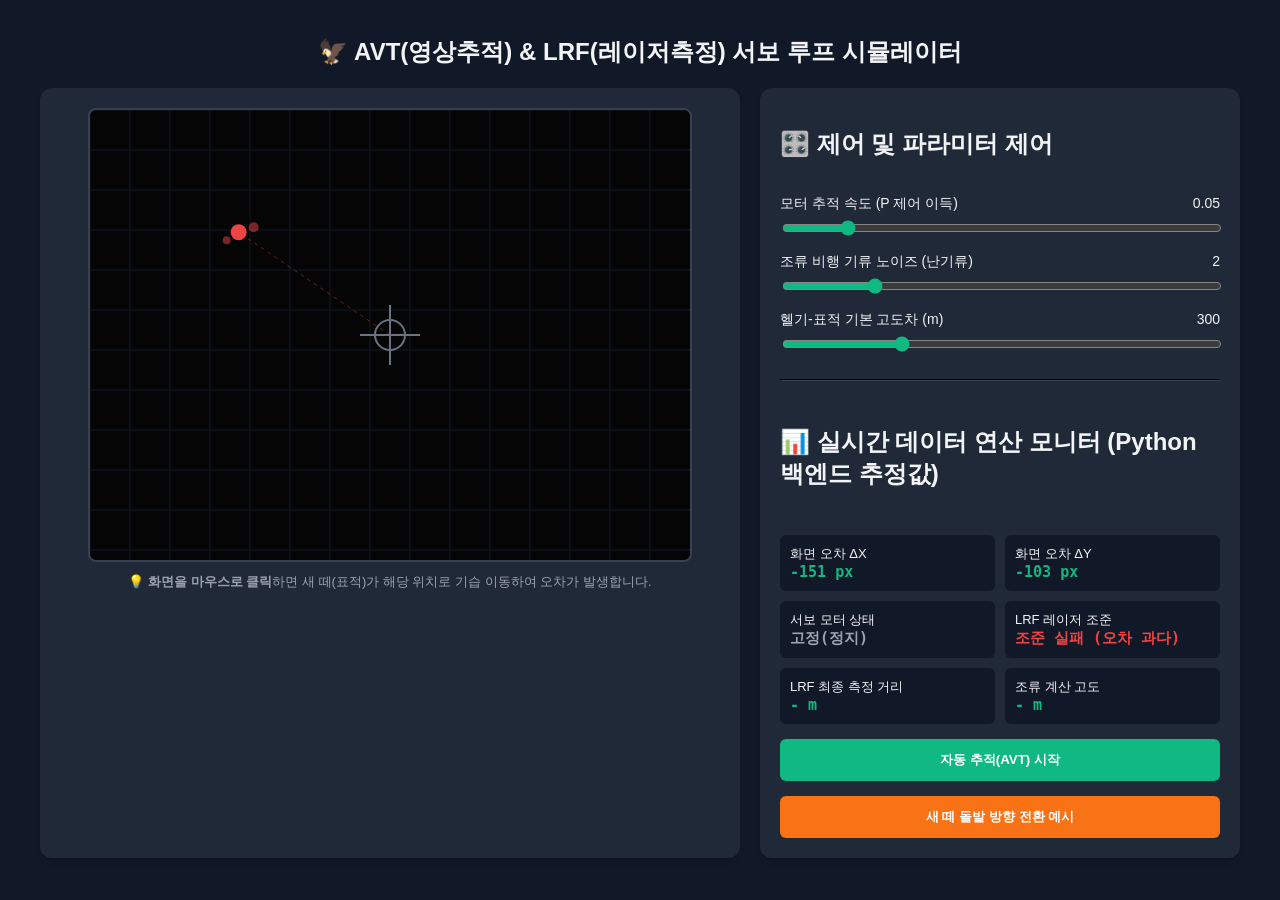
<file: samples/t1/templates/index.html>
<!DOCTYPE html>
<html lang="ko">
<head>
    <meta charset="UTF-8">
    <meta name="viewport" content="width=device-width, initial-scale=1.0">
    <title>AVT & LRF 타겟 트래킹 시뮬레이터</title>
    <link rel="stylesheet" href="../static/css/prj2.css">
</head>
<body>

    <h1>🦅 AVT(영상추적) & LRF(레이저측정) 서보 루프 시뮬레이터</h1>

    <div class="container">
        <!-- 카메라 스크린 영역 -->
        <div class="panel view-panel">
            <canvas id="cameraScreen" width="600" height="450"></canvas>
            <p class="instruction">💡 <b>화면을 마우스로 클릭</b>하면 새 떼(표적)가 해당 위치로 기습 이동하여 오차가 발생합니다.</p>
        </div>

        <!-- 제어 및 수치 모니터링 영역 -->
        <div class="panel control-panel">
            <h2>🎛️ 제어 및 파라미터 제어</h2>
            
            <div class="slider-group">
                <div class="slider-label">
                    <span>모터 추적 속도 (P 제어 이득)</span>
                    <span id="pGainVal">0.05</span>
                </div>
                <input type="range" id="pGain" min="0.01" max="0.3" step="0.01" value="0.05">
            </div>

            <div class="slider-group">
                <div class="slider-label">
                    <span>조류 비행 기류 노이즈 (난기류)</span>
                    <span id="noiseVal">2</span>
                </div>
                <input type="range" id="noise" min="0" max="10" step="1" value="2">
            </div>

            <div class="slider-group">
                <div class="slider-label">
                    <span>헬기-표적 기본 고도차 (m)</span>
                    <span id="baseAltVal">300</span>
                </div>
                <input type="range" id="baseAlt" min="50" max="1000" step="50" value="300">
            </div>

            <hr style="border-color: #374151; margin: 10px 0;">

            <h2>📊 실시간 데이터 연산 모니터 (Python 백엔드 추정값)</h2>
            <div class="status-grid">
                <div class="status-item">화면 오차 ΔX<br><span id="errorX" class="status-val">0 px</span></div>
                <div class="status-item">화면 오차 ΔY<br><span id="errorY" class="status-val">0 px</span></div>
                <div class="status-item">서보 모터 상태<br><span id="motorStatus" class="status-val">대기 중</span></div>
                <div class="status-item">LRF 레이저 조준<br><span id="lrfStatus" style="color:var(--error-color);" class="status-val">OFF</span></div>
                <div class="status-item">LRF 최종 측정 거리<br><span id="lrfDist" class="status-val">- m</span></div>
                <div class="status-item">조류 계산 고도<br><span id="calcAlt" class="status-val">- m</span></div>
            </div>

            <button class="btn" id="toggleTracking">자동 추적(AVT) 시작</button>
            <button class="btn btn-orange" id="triggerIntrusion">새 떼 돌발 방향 전환 예시</button>
        </div>
    </div>

    <script src="../static/js/prj2.js"></script>
</body>
</html>
</file>
<file: samples/t1/static/css/prj2.css>
:root {
    --bg-color: #111827;
    --panel-bg: #1f2937;
    --text-color: #f3f4f6;
    --accent-color: #10b981;
    --error-color: #ef4444;
}
body {
    font-family: 'Malgun Gothic', -apple-system, sans-serif;
    background-color: var(--bg-color);
    color: var(--text-color);
    margin: 0;
    padding: 20px;
    display: flex;
    flex-direction: column;
    align-items: center;
}
h1 { margin-bottom: 20px; font-size: 24px; text-align: center; color: var(--text-color); }
.container {
    display: flex;
    gap: 20px;
    max-width: 1200px;
    width: 100%;
    flex-wrap: wrap;
}
.panel {
    background-color: var(--panel-bg);
    border-radius: 12px;
    padding: 20px;
    box-sizing: border-box;
    box-shadow: 0 4px 6px -1px rgba(0, 0, 0, 0.1);
}
.view-panel {
    flex: 1.5;
    min-width: 500px;
    display: flex;
    flex-direction: column;
    align-items: center;
}
.control-panel {
    flex: 1;
    min-width: 300px;
    display: flex;
    flex-direction: column;
    gap: 15px;
}
canvas {
    background-color: #050505;
    border: 2px solid #374151;
    border-radius: 8px;
    cursor: crosshair;
}
.slider-group {
    display: flex;
    flex-direction: column;
    gap: 5px;
}
.slider-label {
    display: flex;
    justify-content: space-between;
    font-size: 14px;
}
input[type="range"] {
    width: 100%;
    accent-color: var(--accent-color);
}
.status-grid {
    display: grid;
    grid-template-columns: 1fr 1fr;
    gap: 10px;
    margin-top: 10px;
}
.status-item {
    background: #111827;
    padding: 10px;
    border-radius: 6px;
    font-size: 13px;
}
.status-val {
    font-weight: bold;
    font-family: monospace;
    font-size: 15px;
    color: var(--accent-color);
}
.btn {
    background-color: var(--accent-color);
    color: white;
    border: none;
    padding: 12px;
    border-radius: 6px;
    font-weight: bold;
    cursor: pointer;
    transition: background 0.2s;
}
.btn:hover { background-color: #059669; }
.btn-orange { background-color: #f97316; }
.btn-orange:hover { background-color: #ea580c; }
.instruction {
    font-size: 13px;
    color: #9ca3af;
    line-height: 1.5;
    margin-top: 10px;
}
</file>
